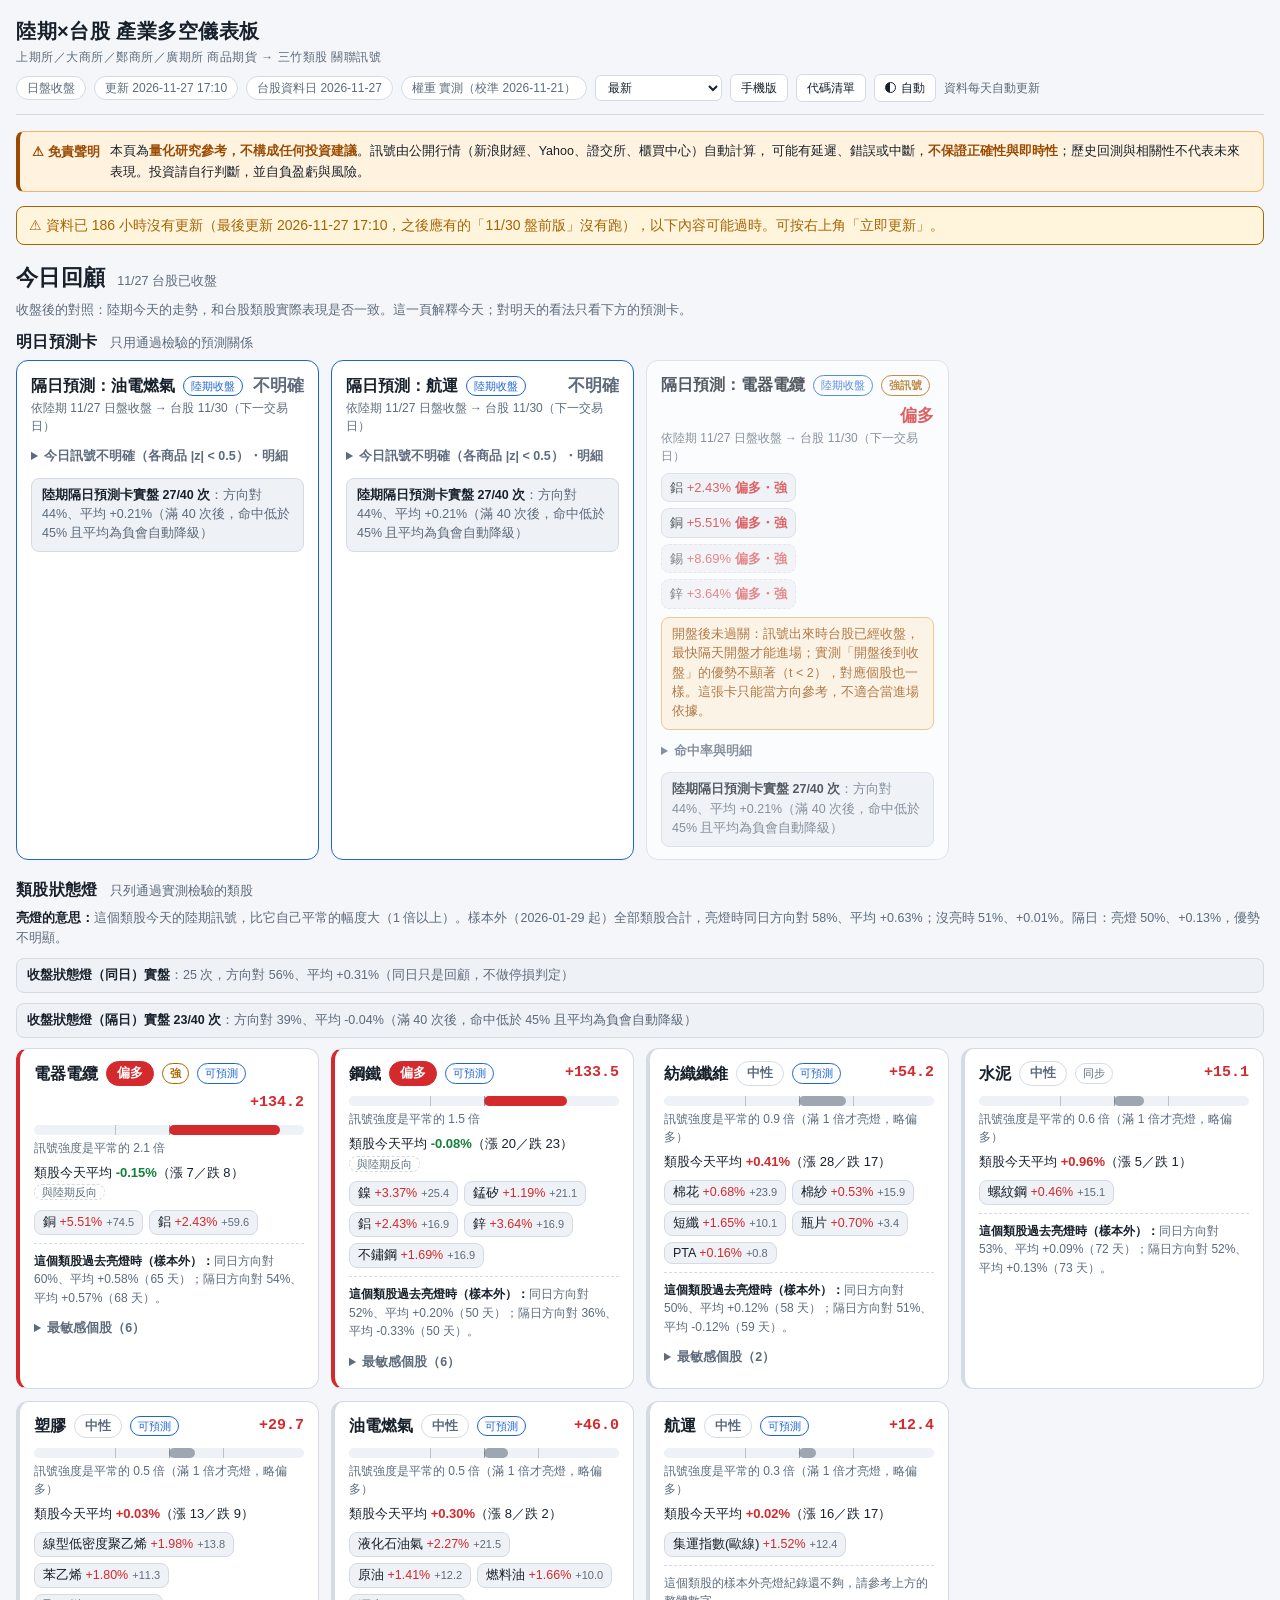
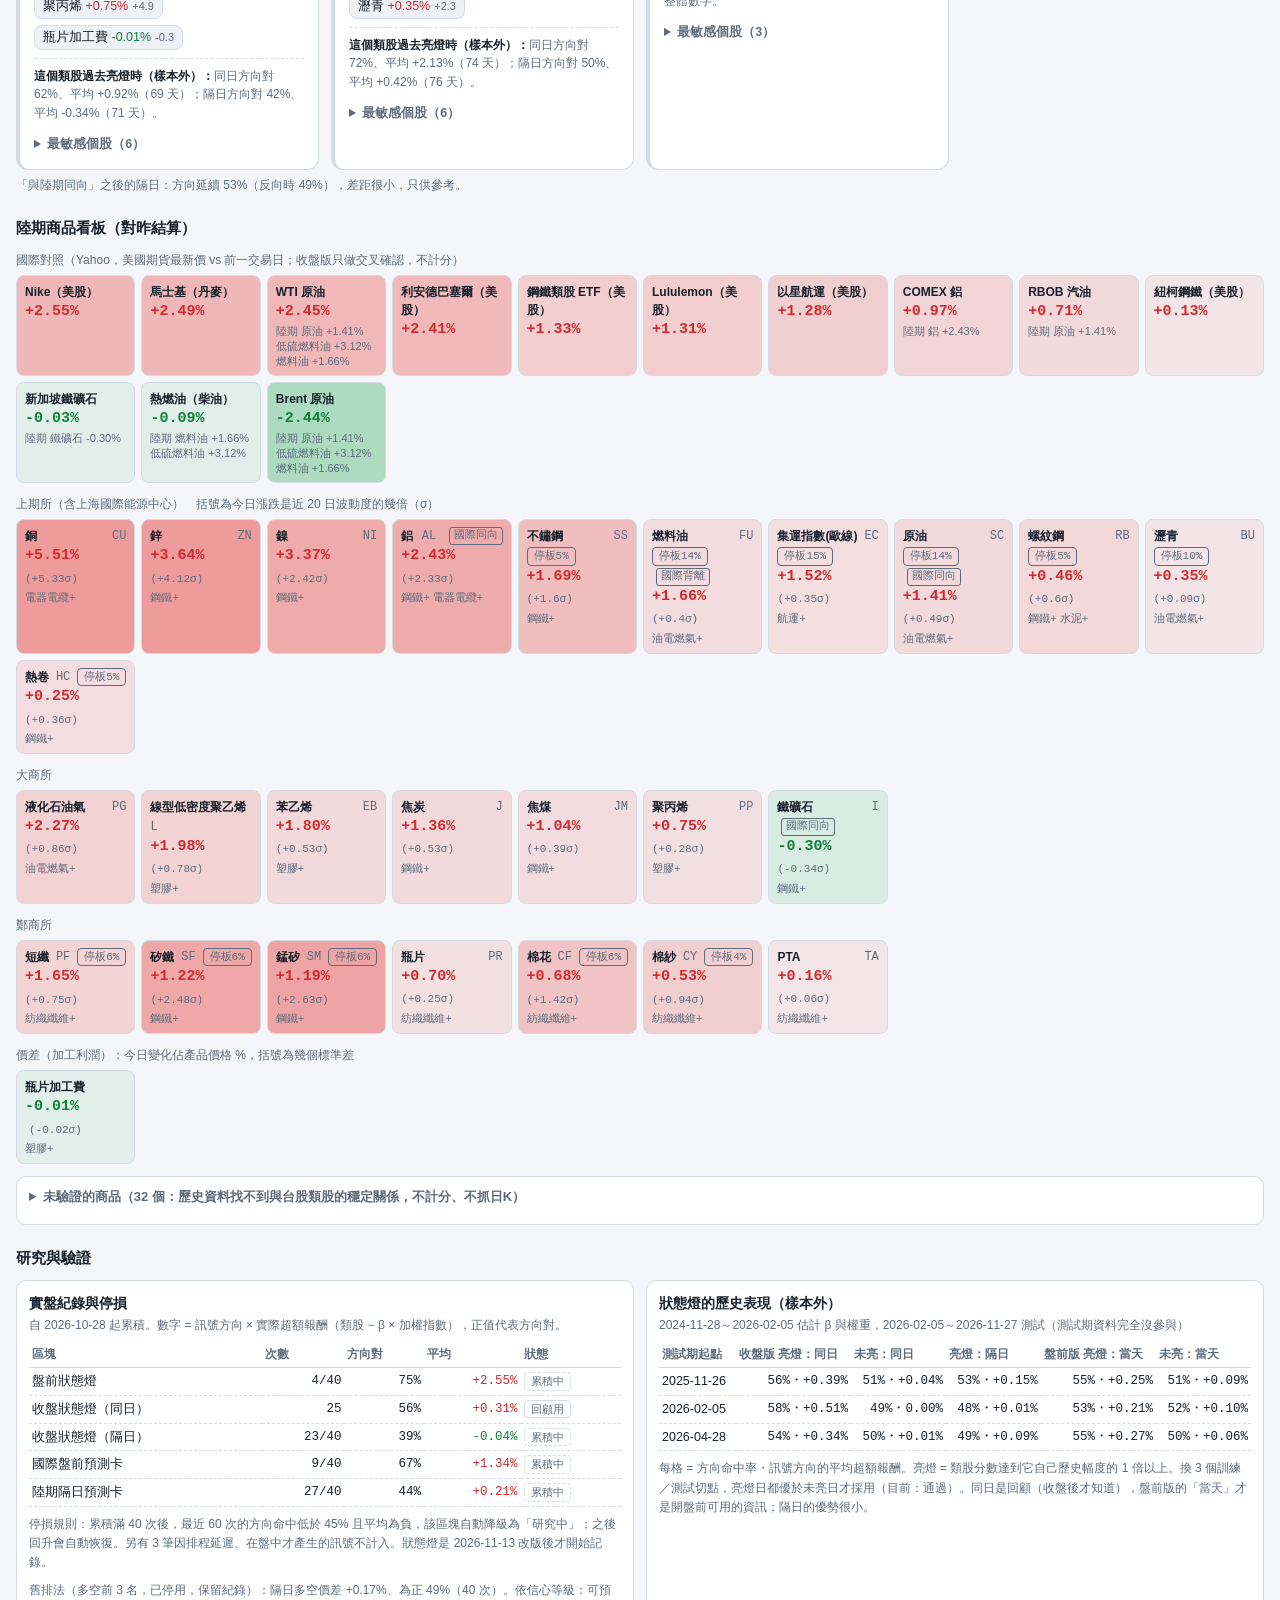
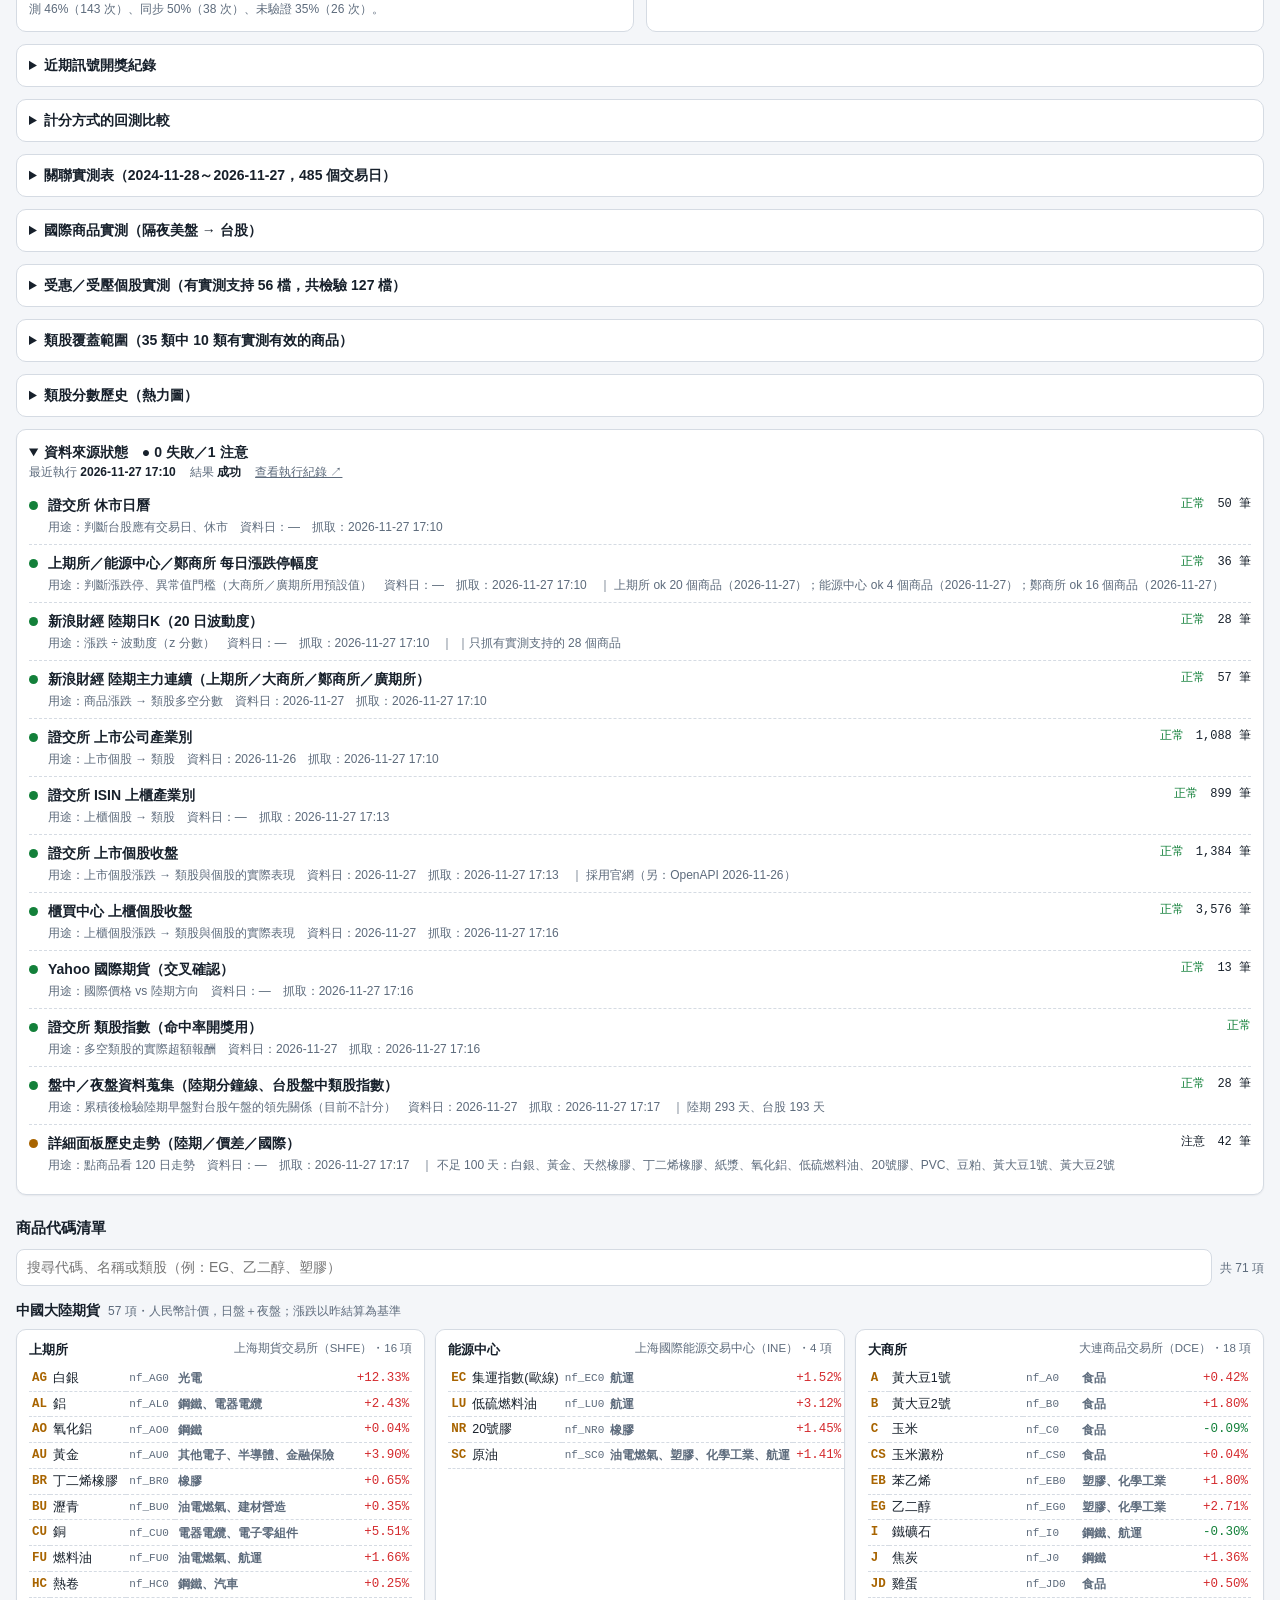
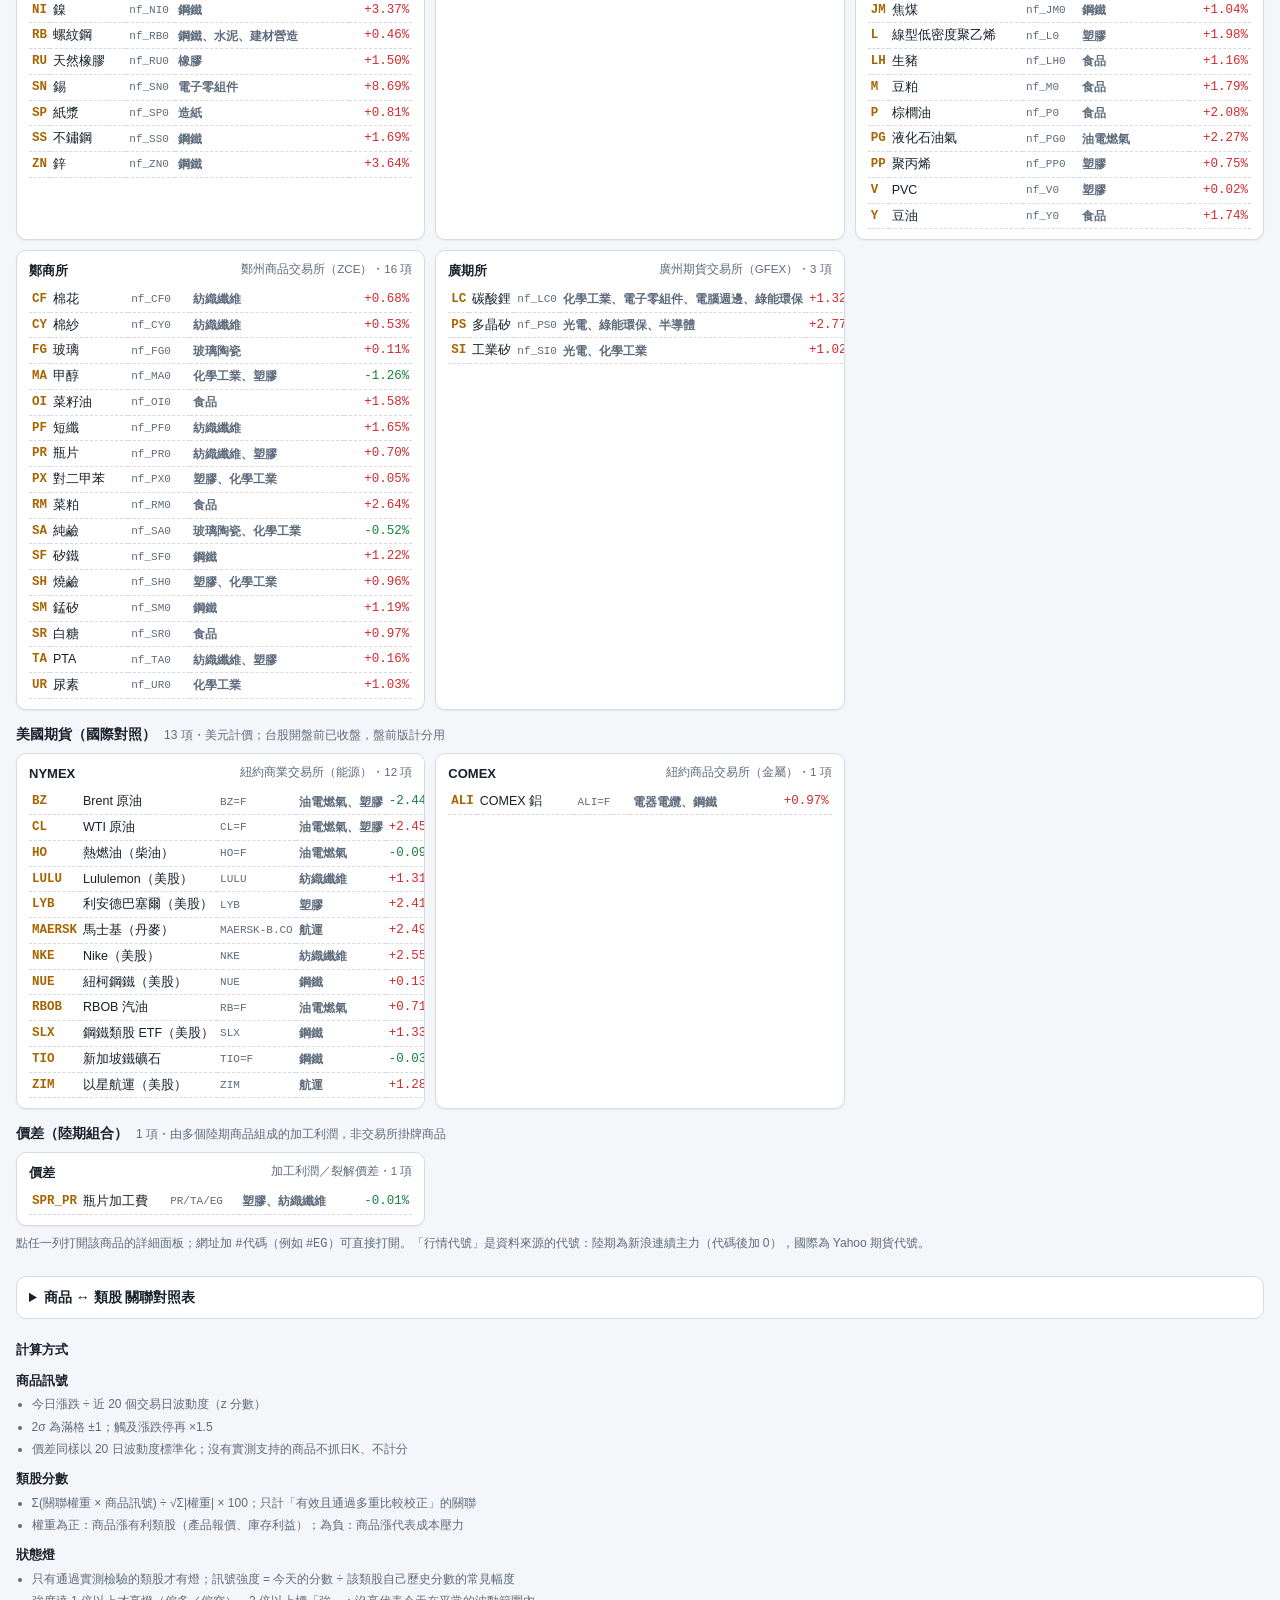
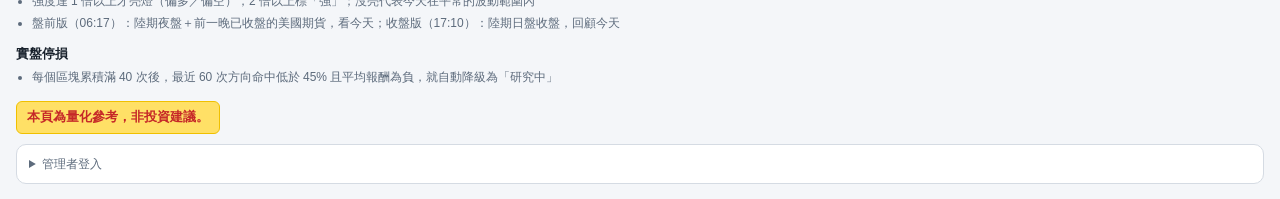
<file: docs/index.html>
<!doctype html>
<html lang="zh-Hant">
<head>
<meta charset="utf-8">
<meta name="viewport" content="width=device-width,initial-scale=1">
<meta http-equiv="Content-Security-Policy" content="default-src 'self'; script-src 'self'; style-src 'self' 'unsafe-inline'; img-src 'self' data:; connect-src 'self' https://cn-tw-dashboard-trigger.maxwei6699.workers.dev; font-src 'self'; object-src 'none'; base-uri 'none'; form-action 'none'">
<meta name="referrer" content="strict-origin-when-cross-origin">
<link rel="manifest" href="manifest.webmanifest">
<link rel="apple-touch-icon" href="icons/apple-180.png">
<link rel="icon" type="image/png" href="icons/icon-192.png">
<meta name="apple-mobile-web-app-capable" content="yes">
<meta name="apple-mobile-web-app-title" content="陸期多空">
<title>陸期×台股 產業多空儀表板</title>
<script src="redirect.js"></script>
<script src="theme.js"></script>
<link rel="stylesheet" href="shared.css">
<style>
:root{
  color-scheme:dark;
  --bg:#0b0f14;--panel:#121821;--panel2:#18202b;--line:#243041;--fg:#e6edf3;--muted:#8b98a8;
  --up:#ff4d4f;--dn:#22c55e;--up-rgb:255,77,79;--dn-rgb:34,197,94;
  --up-bg:rgba(var(--up-rgb),.14);--dn-bg:rgba(var(--dn-rgb),.14);
  --accent:#f5b544;--on-accent:#1a1200;--lag:#60a5fa;--demo-bg:#3a2a05;--tip-bg:#1f2937;
  --cell-off:#3b4656;--overlay:rgba(0,0,0,.6);--shadow:none;
  --warn:#ffb86b;--warn-bg:rgba(255,140,0,.10);--warn-line:rgba(255,160,60,.45);
  --mono:ui-monospace,SFMono-Regular,Menlo,Consolas,monospace;
}
/* 亮色：跟隨系統（未手動選擇時），或手動選「亮」 */
@media (prefers-color-scheme: light){
  :root:not([data-theme="dark"]){
    color-scheme:light;
    --bg:#f4f6f9;--panel:#ffffff;--panel2:#eef1f5;--line:#d5dbe3;--fg:#17202b;--muted:#5d6b7c;
    --up:#d42a2d;--dn:#13803a;--up-rgb:229,57,53;--dn-rgb:22,163,74;
    --accent:#a86400;--on-accent:#ffffff;--lag:#1d64d8;--demo-bg:#fff4dc;--tip-bg:#ffffff;
    --cell-off:#c3cad4;--overlay:rgba(15,23,42,.35);--shadow:0 1px 2px rgba(15,23,42,.06);
    --warn:#9a4a00;--warn-bg:#fff3e0;--warn-line:#f2b46b;
  }
}
:root[data-theme="light"]{
  color-scheme:light;
  --bg:#f4f6f9;--panel:#ffffff;--panel2:#eef1f5;--line:#d5dbe3;--fg:#17202b;--muted:#5d6b7c;
  --up:#d42a2d;--dn:#13803a;--up-rgb:229,57,53;--dn-rgb:22,163,74;
  --accent:#a86400;--on-accent:#ffffff;--lag:#1d64d8;--demo-bg:#fff4dc;--tip-bg:#ffffff;
  --cell-off:#c3cad4;--overlay:rgba(15,23,42,.35);--shadow:0 1px 2px rgba(15,23,42,.06);
  --warn:#9a4a00;--warn-bg:#fff3e0;--warn-line:#f2b46b;
}
*{box-sizing:border-box}
body{margin:0;background:var(--bg);color:var(--fg);font:14px/1.5 -apple-system,"PingFang TC","Noto Sans TC","Microsoft JhengHei",sans-serif}
.wrap{max-width:1280px;margin:0 auto;padding:16px}
header{display:flex;flex-wrap:wrap;gap:8px 16px;align-items:flex-end;justify-content:space-between;border-bottom:1px solid var(--line);padding-bottom:12px;margin-bottom:16px}
h1{font-size:20px;margin:0;letter-spacing:.5px}
h1 small{display:block;color:var(--muted);font-size:12px;font-weight:400;margin-top:2px}
.meta{display:flex;flex-wrap:wrap;gap:8px;align-items:center;color:var(--muted);font-size:12px}
.pill{border:1px solid var(--line);border-radius:999px;padding:2px 10px;background:var(--panel)}
select{background:var(--panel);color:var(--fg);border:1px solid var(--line);border-radius:6px;padding:4px 8px;font:inherit}
.demo{background:var(--demo-bg);border:1px solid var(--accent);color:var(--accent);padding:8px 12px;border-radius:8px;margin-bottom:16px;display:none}
.grid2{display:grid;grid-template-columns:1fr 1fr;gap:16px}
.badge.conf{font-weight:600;white-space:nowrap}.badge.cA{color:var(--lag)}.badge.cB{color:var(--accent)}.badge.c0{color:var(--muted);border-style:dashed}
.pred h4{margin:10px 0 4px;font-size:12px;color:var(--muted);font-weight:600}.pred .vt{width:100%}.pred{overflow-x:auto}
.sens .th-s{font-size:10.5px;color:var(--muted);font-weight:500;text-align:right}.sens .tag{margin-left:3px}
details.day-move>summary{cursor:pointer;font-size:12px;color:var(--muted);margin:6px 0}
#conf .vt{width:100%}
.badge.tier{font-weight:700;white-space:nowrap}.badge.t強{color:var(--up)}.badge.t中{color:var(--accent)}.badge.t弱{color:var(--muted)}

@media(max-width:860px){.grid2{grid-template-columns:1fr}}
.col-h{display:flex;align-items:center;gap:8px;font-size:16px;font-weight:700;margin:0 0 10px}
.col-h .dot{width:10px;height:10px;border-radius:50%}
.bull .dot{background:var(--up)} .bear .dot{background:var(--dn)}
.card{box-shadow:var(--shadow);background:var(--panel);border:1px solid var(--line);border-radius:10px;padding:12px;margin-bottom:12px}
.bull .card{border-left:3px solid var(--up)} .bear .card{border-left:3px solid var(--dn)}
.card-h{display:flex;align-items:baseline;gap:10px;flex-wrap:wrap}
.rank{font-family:var(--mono);color:var(--muted);font-size:12px}
.sec{font-size:18px;font-weight:700}
.score{font-family:var(--mono);font-size:18px;font-weight:700;margin-left:auto}
.badge{font-size:11px;padding:1px 7px;border-radius:4px;border:1px solid currentColor}
.res{color:var(--accent)}
.sub{color:var(--muted);font-size:12px;margin:4px 0 8px}
.chips{display:flex;flex-wrap:wrap;gap:6px;margin-bottom:10px}
.chip{font-size:12px;padding:3px 8px;border-radius:6px;background:var(--panel2);border:1px solid var(--line);cursor:default}
.chip b{font-family:var(--mono)}
.chip.lim{border-color:var(--accent)}
.up{color:var(--up)} .dn{color:var(--dn)} .flat{color:var(--muted)}
.lists{display:grid;grid-template-columns:1fr 1fr;gap:10px}
@media(max-width:420px){.lists{grid-template-columns:1fr}}
.lists h4{margin:0 0 4px;font-size:12px;color:var(--muted);font-weight:600}
table{width:100%;border-collapse:collapse;font-size:12.5px}
td{padding:3px 2px;border-bottom:1px dashed var(--line);white-space:nowrap}
td.n{text-align:right;font-family:var(--mono)}
td.nm{overflow:hidden;text-overflow:ellipsis;max-width:90px}
.empty{color:var(--muted);font-size:13px;padding:8px 0}
section{margin-top:22px}
section>h2{font-size:15px;margin:0 0 10px;color:var(--fg)}
.board{display:grid;grid-template-columns:repeat(auto-fill,minmax(112px,1fr));gap:6px}
.tile{border-radius:8px;padding:7px 8px;border:1px solid var(--line);background:var(--panel)}
.tile{min-width:0}
.tile .t1{font-size:12px;display:flex;flex-wrap:wrap;justify-content:space-between;gap:2px 4px}
.tile .t1 span{color:var(--muted);font-family:var(--mono)}
.tile .t2{font-family:var(--mono);font-size:15px;font-weight:700}
.tile .t3{font-size:11px;color:var(--muted);line-height:1.35;overflow-wrap:anywhere}
.ex-h{font-size:12px;color:var(--muted);margin:12px 0 6px}
.bars{display:grid;grid-template-columns:84px 1fr 52px;gap:4px 8px;align-items:center;font-size:12.5px}
.bar-track{position:relative;height:14px;background:var(--panel2);border-radius:3px}
.bar-track::after{content:"";position:absolute;left:50%;top:0;bottom:0;width:1px;background:var(--line)}
.bars .n{text-align:right;font-family:var(--mono)}
.bar{position:absolute;top:2px;bottom:2px;border-radius:2px}
details{background:var(--panel);border:1px solid var(--line);border-radius:10px;padding:10px 12px}
summary{cursor:pointer;font-weight:600}
.map td{white-space:normal;vertical-align:top;padding:5px 4px}
.map th{text-align:left;font-size:12px;color:var(--muted);font-weight:600;padding:4px;border-bottom:1px solid var(--line)}
.foot{color:var(--muted);font-size:12px;margin-top:20px;line-height:1.7}
.calc h3{font-size:13px;margin:0 0 4px;color:var(--fg)}.calc h4{font-size:12.5px;margin:10px 0 2px;color:var(--fg);font-weight:600}.calc ul{margin:0;padding-left:1.3em}.calc li{margin:2px 0}.calc li::marker{color:var(--muted)}.calc-end{display:inline-block;margin:12px 0 0;padding:4px 10px;border-radius:6px;background:#ffe066;color:#c62828;font-weight:700;font-size:13px;border:1px solid #f0c000}
.btn{background:var(--accent);color:var(--on-accent);border:0;border-radius:6px;padding:5px 12px;font:inherit;font-weight:700;cursor:pointer}
.theme-btn{background:var(--panel);color:var(--fg);border:1px solid var(--line);border-radius:6px;padding:4px 10px;font:inherit;font-size:12px;cursor:pointer;white-space:nowrap}
.theme-btn:hover{border-color:var(--muted)}
.theme-btn .ico{display:inline-block;width:11px;height:11px;border-radius:50%;border:1.5px solid currentColor;margin-right:5px;vertical-align:-1px}
.theme-btn .ico.auto{background:linear-gradient(90deg,currentColor 50%,transparent 50%)}
.theme-btn .ico.dark{background:currentColor}
.btn:disabled{opacity:.55;cursor:wait}
.upd{font-size:12px;color:var(--muted)}
.src-list{list-style:none;margin:0;padding:0}
.src-list li{display:grid;grid-template-columns:auto 1fr auto;gap:2px 10px;padding:8px 0;border-bottom:1px dashed var(--line);align-items:start}
.src-list li:last-child{border-bottom:0}
.sdot{width:9px;height:9px;border-radius:50%;margin-top:6px}
.s-ok{background:var(--dn)} .s-warn{background:var(--accent)} .s-fail{background:var(--up)}
.src-name{font-weight:600}
.src-sub{grid-column:2/4;color:var(--muted);font-size:12px}
.src-sub a{color:var(--muted)}
.src-stat{font-family:var(--mono);font-size:12px;text-align:right;white-space:nowrap}
.src-head{display:flex;flex-wrap:wrap;gap:6px 14px;align-items:center;font-size:12px;color:var(--muted);margin-bottom:6px}
.src-head b{color:var(--fg)}
.vgrid{display:grid;grid-template-columns:repeat(auto-fit,minmax(280px,1fr));gap:12px}
.vcard{background:var(--panel);border:1px solid var(--line);border-radius:10px;padding:12px}
.vcard h3{margin:0 0 2px;font-size:14px}
.vcard .hint{color:var(--muted);font-size:12px;margin:0 0 8px}
.kpis{display:grid;grid-template-columns:repeat(3,1fr);gap:8px}
.kpi{background:var(--panel2);border-radius:8px;padding:8px}
.kpi .k{font-size:11px;color:var(--muted)}
.kpi .v{font-family:var(--mono);font-size:18px;font-weight:700}
.kpi .s{font-size:11px;color:var(--muted);font-family:var(--mono)}
.vt th{text-align:left;font-size:11.5px;color:var(--muted);font-weight:600;padding:4px 3px;border-bottom:1px solid var(--line);white-space:nowrap}
.vt td{padding:4px 3px;white-space:normal;vertical-align:top}
.vt td.n{white-space:nowrap}
.tag{display:inline-block;font-size:11px;padding:0 6px;border-radius:4px;border:1px solid var(--line);white-space:nowrap}
.tag.ok{color:var(--dn);border-color:currentColor} .tag.lag{color:var(--lag);border-color:currentColor}
.tag.rev{color:var(--up);border-color:currentColor} .tag.no{color:var(--muted)} .tag.new{color:var(--accent);border-color:currentColor}
.tag.few{color:var(--muted);border-style:dashed}
.note{color:var(--muted);font-size:12px;line-height:1.6;margin:8px 0 0}
.filters{display:flex;flex-wrap:wrap;gap:6px;margin:6px 0 8px}
.filters button{background:var(--panel2);color:var(--fg);border:1px solid var(--line);border-radius:999px;padding:2px 10px;font:inherit;font-size:12px;cursor:pointer}
.filters button.on{border-color:var(--accent);color:var(--accent)}
.ben{margin:0 0 10px;border-top:1px dashed var(--line);padding-top:8px;overflow-x:auto}
.grid2>div{min-width:0}
@media(max-width:480px){.ben .via{display:none}}
.ben h4{margin:0 0 4px;font-size:12px;color:var(--muted);font-weight:600}
.ben table td{padding:2px 2px}
.ben .via{color:var(--muted);font-size:11.5px}
.mk{font-size:10.5px;padding:0 4px;border-radius:3px;margin-left:4px;border:1px solid currentColor;vertical-align:1px}
.mk.p{color:var(--up)} .mk.c{color:var(--dn)}
.tile .t2 small{font-size:11px;color:var(--muted);font-weight:400;margin-left:2px}
.tile.spr .t2 small{font-size:11px;color:var(--muted);font-weight:400;margin-left:4px}
.lists table td.ch{font-size:11.5px}
.lists{overflow-x:auto}
.xb{font-size:10.5px;margin-left:4px;padding:0 4px;border-radius:3px;border:1px solid currentColor}
.xb.ag{color:var(--muted)} .xb.dv{color:var(--accent)}
.tile.intl .t3{white-space:normal}
.tile .t4{font-size:10.5px;color:var(--muted);letter-spacing:-.2px;white-space:nowrap;overflow:hidden;text-overflow:ellipsis}
.heat-wrap{overflow-x:auto;padding-bottom:4px}
.heat{display:grid;gap:1px;font-size:11.5px;align-items:center}
.heat .hn{position:sticky;left:0;background:var(--panel);padding-right:6px;white-space:nowrap;z-index:1}
.heat .hc{height:14px;min-width:6px;border-radius:1px;background:var(--panel2)}
.heat .hd{font-size:10px;color:var(--muted);font-family:var(--mono);white-space:nowrap;overflow:visible;height:14px}
.legend{display:flex;align-items:center;gap:6px;font-size:11px;color:var(--muted);margin-top:6px;flex-wrap:wrap}
.legend .sw{width:14px;height:10px;border-radius:2px;display:inline-block}
.cov td.lst{min-width:12em}
.cov td:first-child,.cov td:last-child{white-space:nowrap}
.tile,.chip.click{cursor:pointer}
.tile:hover{border-color:var(--muted)}
.modal{position:fixed;inset:0;background:var(--overlay);display:none;align-items:flex-start;justify-content:center;z-index:8;padding:4vh 12px;overflow-y:auto}
.modal.on{display:flex}
.sheet{background:var(--panel);border:1px solid var(--line);border-radius:12px;width:100%;max-width:760px;padding:14px 16px 18px;position:relative}
@media(max-width:480px){.modal{padding:0}.sheet{border-radius:0;min-height:100vh;padding:12px}}
.sheet h3{margin:16px 0 6px;font-size:13px;color:var(--muted);font-weight:600}
.sheet .x{position:absolute;right:10px;top:8px;background:none;border:0;color:var(--muted);font-size:22px;cursor:pointer;line-height:1}
.dh{display:flex;flex-wrap:wrap;align-items:baseline;gap:6px 12px;padding-right:28px}
.dh .nm{font-size:18px;font-weight:700}
.dh .big{font-family:var(--mono);font-size:20px;font-weight:700}
.dstats{display:grid;grid-template-columns:repeat(auto-fit,minmax(110px,1fr));gap:6px;margin-top:10px}
.dstats .kpi .v{font-size:15px}
.chart{width:100%;height:auto;display:block;touch-action:pan-y}
.sheet .vt td:first-child,.sheet .vt td .mk,.sheet .vt td .tag{white-space:nowrap}
.chart text{fill:var(--muted);font-size:10px;font-family:var(--mono)}
.chart-tip{font-family:var(--mono);font-size:12px;color:var(--muted);min-height:18px;margin-top:2px}
.codes-bar{display:flex;flex-wrap:wrap;gap:8px;align-items:center;margin-bottom:10px}
.codes-bar input{flex:1 1 220px;min-width:0;background:var(--panel);color:var(--fg);border:1px solid var(--line);border-radius:8px;padding:7px 10px;font:inherit}
.codes-bar .cnt{color:var(--muted);font-size:12px}
.mkt-h{font-size:14px;font-weight:700;margin:14px 0 8px;display:flex;flex-wrap:wrap;gap:2px 8px;align-items:baseline}
.mkt-h small{color:var(--muted);font-weight:400;font-size:12px}
.ex-grid{display:grid;grid-template-columns:repeat(auto-fill,minmax(330px,1fr));gap:10px}
@media(max-width:400px){.ex-grid{grid-template-columns:1fr}}
.ex-card{background:var(--panel);border:1px solid var(--line);border-radius:10px;padding:10px 12px;min-width:0;box-shadow:var(--shadow)}
.ex-card h4{margin:0 0 6px;font-size:13px;display:flex;justify-content:space-between;gap:8px}
.ex-card h4 span{color:var(--muted);font-weight:400;font-size:11.5px}
.ex-card table td{padding:3px 3px;white-space:nowrap}
.ex-card tr.row{cursor:pointer}
.ex-card tr.row:hover td{background:var(--panel2)}
.ex-card td.cd{font-family:var(--mono);font-weight:700;width:1%}
.ex-card td.cd a{color:var(--accent);text-decoration:none}
.ex-card td.sec{color:var(--muted);font-size:11.5px;line-height:1.4;min-width:90px}
.ex-card td.sym{color:var(--muted);font-family:var(--mono);font-size:11px}
.ex-card{overflow-x:auto}
@media(max-width:480px){.ex-card td.sym{display:none}.ex-card td.sec{max-width:110px}}
.disclaimer{display:flex;gap:10px;align-items:flex-start;background:var(--warn-bg);border:1px solid var(--warn-line);border-left:4px solid var(--warn);color:var(--warn);border-radius:8px;padding:9px 12px;margin:0 0 14px;font-size:12.5px;line-height:1.65}
.disclaimer b{font-size:13px;white-space:nowrap}
@media(max-width:480px){.disclaimer{flex-direction:column;gap:2px}}
.disclaimer span{color:var(--fg)}
.weak-note{background:var(--warn-bg);border:1px solid var(--warn-line);color:var(--warn);border-radius:8px;padding:8px 12px;margin:0 0 12px;font-size:12.5px;line-height:1.6}
.disclaimer em{font-style:normal;color:var(--warn);font-weight:700}
.hidden{display:none !important}
.auto-note{font-size:12px;color:var(--muted);white-space:nowrap}
.admin{margin-top:10px;font-size:12px;color:var(--muted)}
.admin summary{font-weight:400;font-size:12px;color:var(--muted)}
.admin-row{display:flex;flex-wrap:wrap;gap:6px;align-items:center;margin-top:8px}
.admin-row input{background:var(--panel);color:var(--fg);border:1px solid var(--line);border-radius:6px;padding:5px 8px;font:inherit;min-width:0;flex:1 1 200px;max-width:320px}
#tip{position:fixed;white-space:pre-line;pointer-events:none;background:var(--tip-bg);color:var(--fg);box-shadow:0 4px 14px rgba(0,0,0,.18);border:1px solid var(--line);padding:6px 9px;border-radius:6px;font-size:12px;max-width:260px;display:none;z-index:9}
details.unver{margin-top:12px}details.unver>summary{cursor:pointer;color:var(--muted);font-size:13px;margin-bottom:8px}
</style>
</head>
<body>
<div class="wrap">
  <header>
    <h1>陸期×台股 產業多空儀表板<small>上期所／大商所／鄭商所／廣期所 商品期貨 → 三竹類股 關聯訊號</small></h1>
    <div class="meta">
      <span class="pill" id="m-session">—</span>
      <span class="pill" id="m-time">—</span>
      <span class="pill" id="m-tw">—</span>
      <span class="pill" id="m-weights">—</span>
      <select id="hist" aria-label="歷史資料"></select>
      <a class="theme-btn" href="m/" id="to-mobile" style="text-decoration:none">手機版</a>
      <a class="theme-btn" href="#codes" style="text-decoration:none">代碼清單</a>
      <button class="theme-btn" id="theme" type="button" aria-label="切換明暗模式"></button>
      <span class="auto-note" id="auto-note" title="盤前版：週一～五 06:17；收盤版：週一～五 17:10（台北時間）">資料每天自動更新</span>
      <button class="btn hidden" id="refresh">⟳ 立即更新</button>
      <span class="upd" id="upd"></span>
    </div>
  </header>
  <div class="disclaimer" role="note">
    <b>⚠ 免責聲明</b>
    <span>本頁為<em>量化研究參考，不構成任何投資建議</em>。訊號由公開行情（新浪財經、Yahoo、證交所、櫃買中心）自動計算，
    可能有延遲、錯誤或中斷，<em>不保證正確性與即時性</em>；歷史回測與相關性不代表未來表現。投資請自行判斷，並自負盈虧與風險。</span>
  </div>
  <div class="demo" id="mkt-note" style="display:none"></div>
  <div class="demo" id="demo">⚠ 目前顯示的是離線示範資料，並非真實行情。GitHub Actions 首次執行後會自動換成實際數據。</div>

  <section id="home" style="margin-top:0">
    <div id="home-head"></div>
    <div id="pred" class="hidden" style="margin-bottom:18px"></div>
    <div id="lights"><div class="card empty">載入中…</div></div>
  </section>

  <section>
    <h2>陸期商品看板（對昨結算）</h2>
    <div id="board"></div>
  </section>

  <section id="verify">
    <h2>研究與驗證</h2>
    <div class="vgrid">
      <div class="vcard">
        <h3>實盤紀錄與停損</h3>
        <p class="hint" id="tk-hint">—</p>
        <div id="tk-kpis" style="overflow-x:auto"></div>
        <p class="note" id="tk-note"></p>
        <div id="tk-break"></div>
      </div>
      <div class="vcard">
        <h3>狀態燈的歷史表現（樣本外）</h3>
        <p class="hint" id="bt-hint">—</p>
        <div style="overflow-x:auto"><table class="vt" id="bt-lights"></table></div>
        <p class="note" id="bt-lights-note"></p>
      </div>
    </div>
    <details style="margin-top:12px">
      <summary>近期訊號開獎紀錄</summary>
      <div style="overflow-x:auto;margin-top:8px"><table class="vt" id="tk-rows"></table></div>
    </details>
    <details style="margin-top:12px">
      <summary>計分方式的回測比較</summary>
      <div style="overflow-x:auto;margin-top:8px"><table class="vt" id="bt"></table></div>
      <p class="note" id="bt-note"></p>
      <h3 style="margin-top:14px">盤前版（開盤前已知資訊 → 當天台股）</h3>
      <div style="overflow-x:auto"><table class="vt" id="bt-pre"></table></div>
      <p class="note" id="bt-pre-note"></p>
      <details style="margin-top:8px">
        <summary>其他比較（標準化方式、是否含價差）</summary>
        <div style="overflow-x:auto;margin-top:8px"><table class="vt" id="bt-more"></table></div>
      </details>
    </details>
    <details style="margin-top:12px">
      <summary id="cal-summary">關聯實測表</summary>
      <p class="note" id="cal-note"></p>
      <div class="filters" id="cal-filters"></div>
      <div style="overflow-x:auto"><table class="vt" id="cal"></table></div>
    </details>
    <details style="margin-top:12px">
      <summary id="intl-summary">國際商品實測（隔夜美盤 → 台股）</summary>
      <p class="note" id="intl-note"></p>
      <div style="overflow-x:auto"><table class="vt" id="intl"></table></div>
    </details>
    <details style="margin-top:12px">
      <summary id="stk-summary">受惠／受壓個股實測</summary>
      <p class="note" id="stk-note"></p>
      <div class="filters"><button id="stk-toggle" type="button">顯示全部</button></div>
      <div style="overflow-x:auto"><table class="vt" id="stk"></table></div>
    </details>
    <details style="margin-top:12px">
      <summary id="cov-summary">類股覆蓋範圍（哪些類股有陸期／國際商品可對應）</summary>
      <p class="note" id="cov-note"></p>
      <div style="overflow-x:auto"><table class="vt cov" id="cov"></table></div>
    </details>
    <details style="margin-top:12px">
      <summary>類股分數歷史（熱力圖）</summary>
      <div class="card" style="margin-top:8px">
        <div class="filters" id="heat-mode"></div>
        <div class="heat-wrap"><div class="heat" id="heat"></div></div>
        <div class="legend" id="heat-legend"></div>
        <p class="note" id="heat-note"></p>
      </div>
    </details>
    <details class="card" id="src-box" style="margin:12px 0 0">
      <summary><span id="src-summary">資料來源狀態</span></summary>
      <div class="src-head" id="src-head"></div>
      <ul class="src-list" id="src-list"></ul>
    </details>
  </section>

  <section id="codes">
    <h2>商品代碼清單</h2>
    <div class="codes-bar">
      <input id="code-q" type="search" placeholder="搜尋代碼、名稱或類股（例：EG、乙二醇、塑膠）" aria-label="搜尋商品代碼">
      <span class="cnt" id="code-cnt"></span>
    </div>
    <div id="code-list"></div>
    <p class="note">點任一列打開該商品的詳細面板；網址加 <code>#代碼</code>（例如 <code>#EG</code>）可直接打開。「行情代號」是資料來源的代號：陸期為新浪連續主力（代碼後加 0），國際為 Yahoo 期貨代號。</p>
  </section>

  <section>
    <details>
      <summary>商品 ↔ 類股 關聯對照表</summary>
      <div style="overflow-x:auto;margin-top:8px"><table class="map" id="map"></table></div>
    </details>
  </section>

  <div class="foot">
    <div class="calc">
      <h3>計算方式</h3>
      <h4>商品訊號</h4>
      <ul>
        <li>今日漲跌 ÷ 近 20 個交易日波動度（z 分數）</li>
        <li>2σ 為滿格 ±1；觸及漲跌停再 ×1.5</li>
        <li>價差同樣以 20 日波動度標準化；沒有實測支持的商品不抓日K、不計分</li>
      </ul>
      <h4>類股分數</h4>
      <ul>
        <li>Σ(關聯權重 × 商品訊號) ÷ √Σ|權重| × 100；只計「有效且通過多重比較校正」的關聯</li>
        <li>權重為正：商品漲有利類股（產品報價、庫存利益）；為負：商品漲代表成本壓力</li>
      </ul>
      <h4>狀態燈</h4>
      <ul>
        <li>只有通過實測檢驗的類股才有燈；訊號強度 = 今天的分數 ÷ 該類股自己歷史分數的常見幅度</li>
        <li>強度達 1 倍以上才亮燈（偏多／偏空），2 倍以上標「強」；沒亮代表今天在平常的波動範圍內</li>
        <li>盤前版（06:17）：陸期夜盤＋前一晚已收盤的美國期貨，看今天；收盤版（17:10）：陸期日盤收盤，回顧今天</li>
      </ul>
      <h4>實盤停損</h4>
      <ul>
        <li>每個區塊累積滿 40 次後，最近 60 次方向命中低於 45% 且平均報酬為負，就自動降級為「研究中」</li>
      </ul>
      <p class="calc-end">本頁為量化參考，非投資建議。</p>
    </div>
  </div>
  <details class="admin" id="admin">
    <summary>管理者登入</summary>
    <div class="admin-row" id="admin-login">
      <input id="admin-key" type="password" autocomplete="current-password" placeholder="管理密碼" aria-label="管理密碼">
      <button class="theme-btn" id="admin-go" type="button">登入</button>
    </div>
    <div class="admin-row hidden" id="admin-in">
      已登入，這台裝置可以使用「立即更新」。<button class="theme-btn" id="admin-out" type="button">登出</button>
    </div>
    <div id="admin-msg"></div>
  </details>
</div>
<div id="tip"></div>
<div class="modal" id="modal" role="dialog" aria-modal="true" aria-labelledby="d-title">
  <div class="sheet" id="sheet"><button class="x" id="d-close" aria-label="關閉">×</button><div id="d-body"></div></div>
</div>

<script src="config.js"></script>
<script src="shared.js"></script>
<script src="app.js"></script>
</body>
</html>
</file>
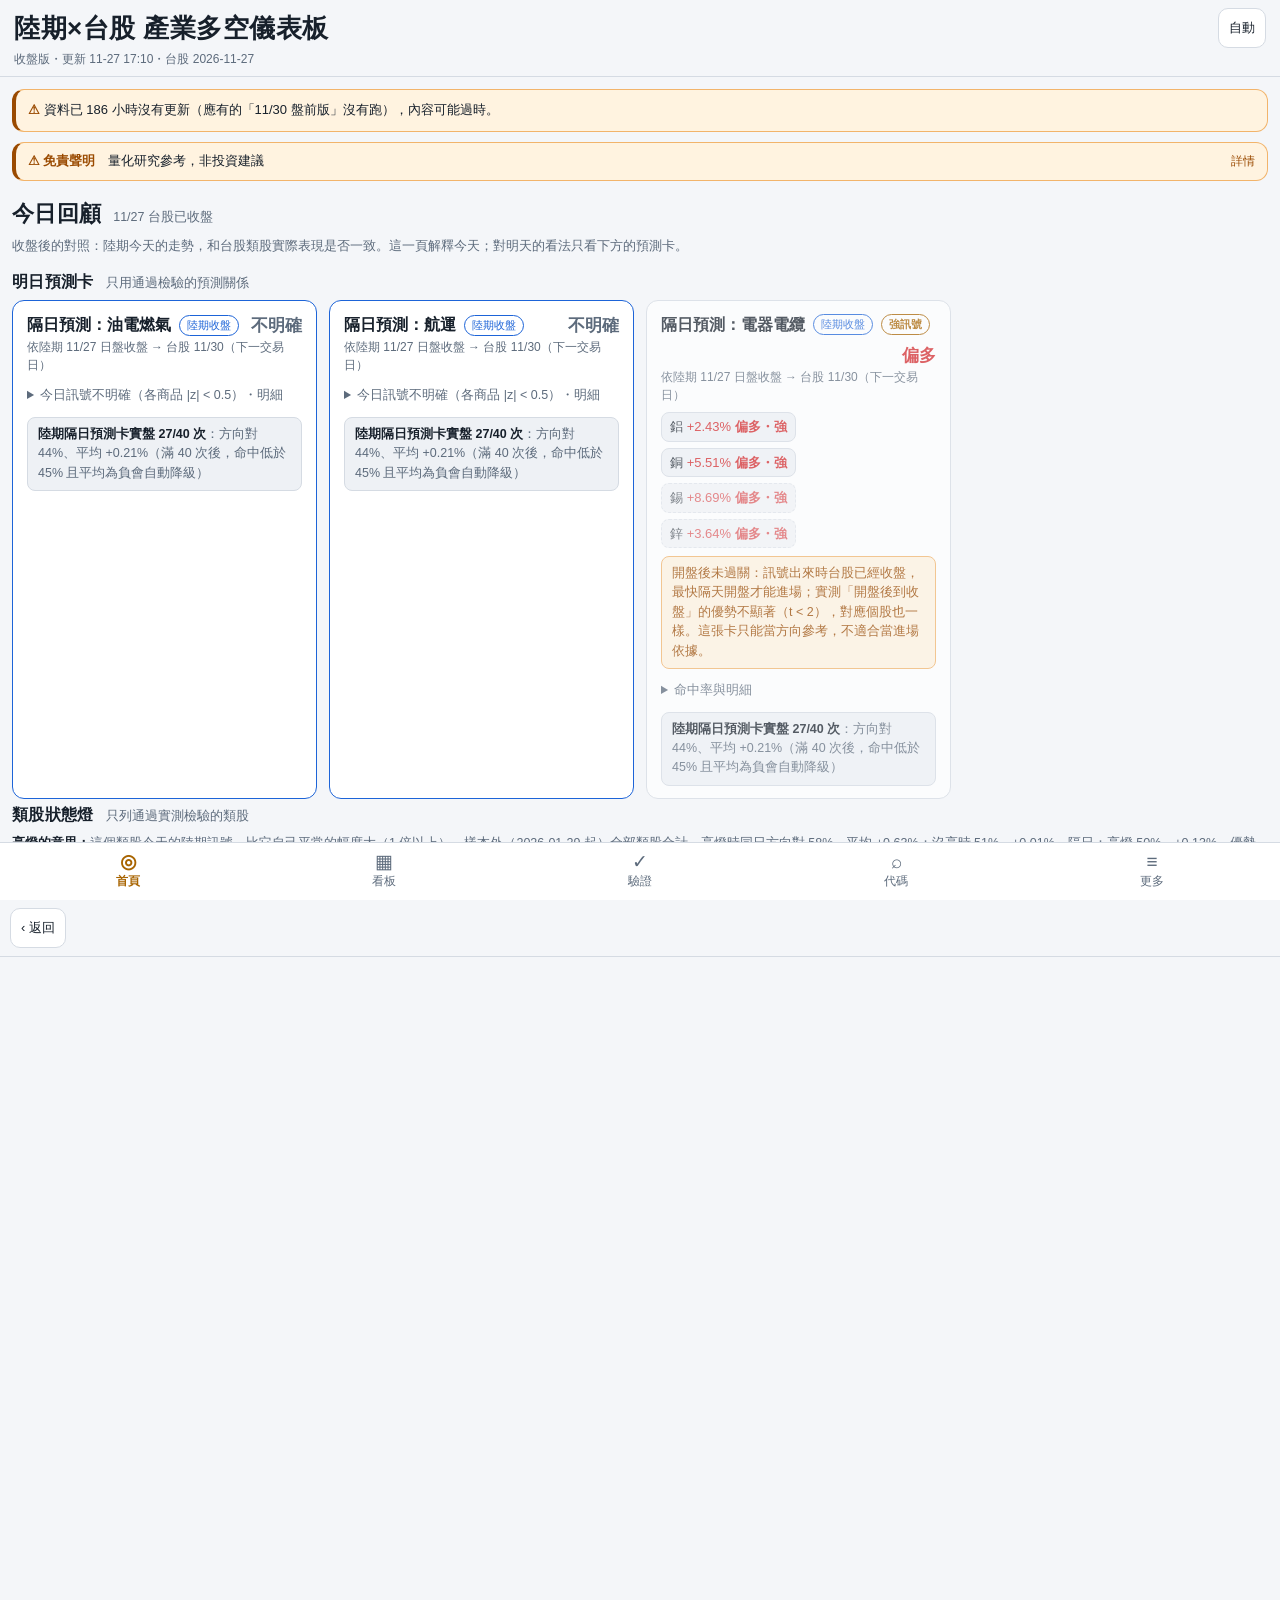
<file: docs/m/index.html>
<!doctype html>
<html lang="zh-Hant">
<head>
<meta charset="utf-8">
<meta name="viewport" content="width=device-width,initial-scale=1,viewport-fit=cover">
<meta http-equiv="Content-Security-Policy" content="default-src 'self'; script-src 'self'; style-src 'self' 'unsafe-inline'; img-src 'self' data:; connect-src 'self' https://cn-tw-dashboard-trigger.maxwei6699.workers.dev; font-src 'self'; object-src 'none'; base-uri 'none'; form-action 'none'">
<meta name="referrer" content="strict-origin-when-cross-origin">
<meta name="theme-color" content="#0b0f14" media="(prefers-color-scheme: dark)">
<meta name="theme-color" content="#f4f6f9" media="(prefers-color-scheme: light)">
<meta name="apple-mobile-web-app-capable" content="yes">
<meta name="mobile-web-app-capable" content="yes">
<meta name="apple-mobile-web-app-title" content="陸期多空">
<meta name="apple-mobile-web-app-status-bar-style" content="black-translucent">
<link rel="manifest" href="../manifest.webmanifest">
<link rel="apple-touch-icon" href="../icons/apple-180.png">
<link rel="icon" type="image/png" href="../icons/icon-192.png">
<title>陸期×台股 產業多空儀表板</title>
<script src="../theme.js"></script>
<link rel="stylesheet" href="../shared.css">
<style>
:root{
  color-scheme:dark;
  --bg:#0b0f14;--panel:#121821;--panel2:#18202b;--line:#243041;--fg:#e6edf3;--muted:#8b98a8;
  --up:#ff4d4f;--dn:#22c55e;--up-rgb:255,77,79;--dn-rgb:34,197,94;
  --accent:#f5b544;--on-accent:#1a1200;--lag:#60a5fa;--cell-off:#3b4656;--overlay:rgba(0,0,0,.55);
  --warn:#ffb86b;--warn-bg:rgba(255,140,0,.10);--warn-line:rgba(255,160,60,.45);
  --mono:ui-monospace,SFMono-Regular,Menlo,Consolas,monospace;
  --nav-h:58px;--safe-b:env(safe-area-inset-bottom,0px);--safe-t:env(safe-area-inset-top,0px);
}
@media (prefers-color-scheme: light){
  :root:not([data-theme="dark"]){
    color-scheme:light;
    --bg:#f4f6f9;--panel:#ffffff;--panel2:#eef1f5;--line:#d5dbe3;--fg:#17202b;--muted:#5d6b7c;
    --up:#d42a2d;--dn:#13803a;--up-rgb:229,57,53;--dn-rgb:22,163,74;
    --accent:#a86400;--on-accent:#ffffff;--lag:#1d64d8;--cell-off:#c3cad4;--overlay:rgba(15,23,42,.35);
    --warn:#9a4a00;--warn-bg:#fff3e0;--warn-line:#f2b46b;
  }
}
:root[data-theme="light"]{
  color-scheme:light;
  --bg:#f4f6f9;--panel:#ffffff;--panel2:#eef1f5;--line:#d5dbe3;--fg:#17202b;--muted:#5d6b7c;
  --up:#d42a2d;--dn:#13803a;--up-rgb:229,57,53;--dn-rgb:22,163,74;
  --accent:#a86400;--on-accent:#ffffff;--lag:#1d64d8;--cell-off:#c3cad4;--overlay:rgba(15,23,42,.35);
  --warn:#9a4a00;--warn-bg:#fff3e0;--warn-line:#f2b46b;
}
*{box-sizing:border-box;-webkit-tap-highlight-color:transparent}
html,body{margin:0;background:var(--bg);color:var(--fg)}
body{font:15px/1.5 -apple-system,"PingFang TC","Noto Sans TC","Microsoft JhengHei",sans-serif;-webkit-text-size-adjust:100%;overscroll-behavior-y:contain}
button,input{font:inherit;color:inherit}
.up{color:var(--up)} .dn{color:var(--dn)} .flat{color:var(--muted)}
.mono{font-family:var(--mono)}
.hidden{display:none !important}

/* 頂部 */
.top{position:sticky;top:0;z-index:5;background:var(--bg);padding:calc(8px + var(--safe-t)) 14px 8px;border-bottom:1px solid var(--line)}
.top-row{display:flex;align-items:center;gap:8px}
.top h1{font-size:clamp(18px,calc((100vw - 100px) / 12.5),26px);font-weight:800;letter-spacing:.5px;line-height:1.25;margin:0;flex:1;white-space:nowrap;overflow:hidden;text-overflow:ellipsis}
.top .meta{font-size:12px;color:var(--muted);margin-top:2px;white-space:nowrap;overflow:hidden;text-overflow:ellipsis}
.icon-btn{min-width:40px;height:40px;border-radius:10px;border:1px solid var(--line);background:var(--panel);display:flex;align-items:center;justify-content:center;padding:0 10px;font-size:13px;cursor:pointer}
.icon-btn:active{transform:scale(.96)}

/* 主內容與分頁 */
main{padding:12px 12px calc(var(--nav-h) + var(--safe-b) + 16px)}
.view{display:none}
.view.on{display:block;animation:fade .15s ease}
@keyframes fade{from{opacity:.4}to{opacity:1}}
h2{font-size:15px;margin:18px 2px 8px}
h2:first-child{margin-top:4px}
.note{color:var(--muted);font-size:12.5px;line-height:1.6;margin:8px 2px}
.calc h3{font-size:14px;margin:0 0 4px;color:var(--fg)}.calc h4{font-size:13px;margin:10px 0 2px;color:var(--fg);font-weight:600}.calc ul{margin:0;padding-left:1.3em}.calc li{margin:2px 0}.calc li::marker{color:var(--muted)}.calc-end{display:inline-block;margin:12px 0 0;padding:4px 10px;border-radius:6px;background:#ffe066;color:#c62828;font-weight:700;font-size:13px;border:1px solid #f0c000}

/* 底部導覽 */
.nav{position:fixed;left:0;right:0;bottom:0;z-index:6;display:grid;grid-template-columns:repeat(5,1fr);background:var(--panel);border-top:1px solid var(--line);padding-bottom:var(--safe-b);height:calc(var(--nav-h) + var(--safe-b))}
.nav button{border:0;background:none;display:flex;flex-direction:column;align-items:center;justify-content:center;gap:2px;font-size:11.5px;color:var(--muted);cursor:pointer;min-height:44px}
.nav button .ic{font-size:19px;line-height:1}
.nav button.on{color:var(--accent);font-weight:700}

/* 區塊 */
.card{background:var(--panel);border:1px solid var(--line);border-radius:14px;padding:12px;margin-bottom:10px}
.banner{border-radius:12px;padding:10px 12px;margin-bottom:10px;font-size:13px;line-height:1.6}
.banner.warn{background:var(--warn-bg);border:1px solid var(--warn-line);border-left:4px solid var(--warn);color:var(--fg)}
.banner.warn b{color:var(--warn)}
.disc{background:var(--warn-bg);border:1px solid var(--warn-line);border-left:4px solid var(--warn);border-radius:12px;margin-bottom:12px;font-size:12.5px}
.disc summary{list-style:none;padding:9px 12px;color:var(--warn);font-weight:700;cursor:pointer;display:flex;justify-content:space-between;gap:8px}
.disc summary::-webkit-details-marker{display:none}
.disc summary span{font-weight:400;color:var(--fg)}
.disc[open] summary::after{content:"收合"}
.disc:not([open]) summary::after{content:"詳情"}
.disc summary::after{font-weight:400;font-size:12px;color:var(--warn);white-space:nowrap}
.disc p{margin:0;padding:0 12px 10px;line-height:1.7;color:var(--fg)}
.disc em{font-style:normal;color:var(--warn);font-weight:700}

/* 分段切換 */
.seg{display:flex;gap:6px;overflow-x:auto;scrollbar-width:none;margin:0 -12px 10px;padding:0 12px}
.seg::-webkit-scrollbar{display:none}
.seg button{flex:0 0 auto;border:1px solid var(--line);background:var(--panel);border-radius:999px;padding:7px 14px;font-size:13.5px;min-height:38px;cursor:pointer;white-space:nowrap}
.seg button.on{border-color:var(--accent);color:var(--accent);font-weight:700}
.seg.full button{flex:1;padding:7px 8px}


/* 高信心／隔日預測 */
.badge.conf{font-weight:600}.badge.cA{color:var(--lag)}.badge.cB{color:var(--accent)}.badge.c0{color:var(--muted);border-style:dashed}
.sc-h .nm{min-width:0}
.pred{border:1px solid var(--lag)}
.badge.tier{font-weight:700}.badge.t強{color:var(--up)}.badge.t中{color:var(--accent)}.badge.t弱{color:var(--muted)}
.pred .ph{display:flex;align-items:center;gap:8px;flex-wrap:wrap}
.pred .ph b{font-size:16px}
.pred .dir{margin-left:auto;font-size:18px;font-weight:800}
.pred .it{display:grid;grid-template-columns:1fr auto;gap:2px 8px;padding:8px 0;border-bottom:1px dashed var(--line);font-size:13px}
.pred .it:last-of-type{border-bottom:0}
.pred .it .k{color:var(--muted);font-size:12px;grid-column:1/-1;line-height:1.5}
.pchips{display:flex;flex-wrap:wrap;gap:6px;margin:2px 0 4px}.pchip{border:1px solid var(--line);background:var(--panel2);border-radius:8px;padding:4px 8px;font-size:13px}.pchip.obs{opacity:.75;border-style:dashed}
.f-note{color:var(--muted);font-size:12px;line-height:1.55;margin:6px 2px 0}
.links-line{color:var(--muted);font-size:12.5px;margin:-4px 0 8px;line-height:1.5}

/* 類股卡片 */
.sc-h{display:flex;align-items:center;gap:8px}
.sc-h .rk{font-family:var(--mono);color:var(--muted);font-size:12px}
.sc-h .nm{font-size:18px;font-weight:700}
.sc-h .scr{margin-left:auto;font-family:var(--mono);font-size:20px;font-weight:700}
.badge{font-size:11px;white-space:nowrap;padding:1px 7px;border-radius:6px;border:1px solid currentColor;color:var(--accent)}
.sub{color:var(--muted);font-size:12.5px;margin:2px 0 8px}
.chips{display:flex;gap:6px;overflow-x:auto;scrollbar-width:none;margin:0 -12px;padding:2px 12px 4px}
.chips::-webkit-scrollbar{display:none}
.chip{flex:0 0 auto;border:1px solid var(--line);background:var(--panel2);border-radius:10px;padding:6px 10px;font-size:13px;cursor:pointer;min-height:40px;text-align:left}
.chip.lim{border-color:var(--accent)}
.chip small{display:block;font-family:var(--mono);font-size:12px}
details.more{border-top:1px dashed var(--line);margin-top:10px}
details.more>summary{list-style:none;padding:10px 0 2px;font-size:13.5px;color:var(--muted);cursor:pointer;display:flex;justify-content:space-between;min-height:40px;align-items:center}
details.more>summary::-webkit-details-marker{display:none}
details.more>summary::after{content:"▾";transition:transform .15s}
details.more[open]>summary::after{transform:rotate(180deg)}

/* 清單列 */
.rows{display:flex;flex-direction:column}
.row{display:flex;align-items:center;gap:10px;padding:10px 2px;border-bottom:1px solid var(--line);min-height:48px;cursor:pointer}
.row:last-child{border-bottom:0}
.row .l{flex:1;min-width:0}
.row .t{font-size:14.5px;line-height:1.4;overflow-wrap:anywhere}
.row .t .cd{font-family:var(--mono);font-size:12px;color:var(--muted);margin-left:4px}
.row .s{font-size:12px;color:var(--muted);line-height:1.45;margin-top:2px;overflow-wrap:anywhere}
.row .vt{display:flex;flex-wrap:wrap;gap:4px;margin-top:4px}.row .vt .tag{margin-left:0}
.row .why{font-size:12px;line-height:1.55;color:var(--fg);white-space:pre-line;margin-top:6px;padding:6px 8px;border-radius:8px;background:var(--panel2,rgba(127,127,127,.08))}
.row.stk{align-items:flex-start}.row.stk .r{padding-top:1px}
.row.tap .t::after{content:'說明';font-size:11px;color:var(--muted);margin-left:6px}.row.tap.open .t::after{content:'收合';}
.row .r{text-align:right;font-family:var(--mono);flex:0 0 auto}
.row .r b{font-size:15.5px;display:block}
.row .r small{font-size:11.5px;color:var(--muted)}
.row.static{cursor:default}
.tag{display:inline-block;font-size:11px;padding:0 6px;border-radius:5px;border:1px solid currentColor;margin-left:4px;vertical-align:1px;white-space:nowrap}
.tag.p{color:var(--up)} .tag.c{color:var(--dn)} .tag.ok{color:var(--dn)} .tag.lag{color:var(--lag)} .tag.rev{color:var(--up)} .tag.no{color:var(--muted)} .tag.new{color:var(--accent)}
.split{display:grid;grid-template-columns:1fr 1fr;gap:10px}
.split h4{margin:6px 0 2px;font-size:12.5px;color:var(--muted);font-weight:600}
.mini{display:flex;justify-content:space-between;gap:6px;font-size:13px;padding:5px 0;border-bottom:1px dashed var(--line)}
.mini:last-child{border-bottom:0}
.mini span:first-child{overflow-wrap:anywhere;min-width:0}
.mini span:last-child{font-family:var(--mono);flex:0 0 auto}

/* 分數長條 */
.bar{display:grid;grid-template-columns:76px 1fr 54px;gap:8px;align-items:center;font-size:13px;padding:5px 0}
.bar .tr{position:relative;height:12px;background:var(--panel2);border-radius:3px}
.bar .tr::after{content:"";position:absolute;left:50%;top:0;bottom:0;width:1px;background:var(--line)}
.bar .tr i{position:absolute;top:2px;bottom:2px;border-radius:2px}
.bar .v{text-align:right;font-family:var(--mono)}

/* KPI */
.kpis{display:grid;grid-template-columns:repeat(3,1fr);gap:8px}
.kpi{background:var(--panel2);border-radius:10px;padding:8px}
.kpi .k{font-size:11.5px;color:var(--muted)}
.kpi .v{font-family:var(--mono);font-size:17px;font-weight:700}
.kpi .s{font-size:11px;color:var(--muted)}
.kpis.two{grid-template-columns:1fr 1fr}

/* 熱力圖 */
.heat-wrap{overflow-x:auto;-webkit-overflow-scrolling:touch;margin:0 -12px;padding:0 12px}
canvas.heat{display:block;touch-action:pan-x pan-y}
.heat-info{font-size:12.5px;color:var(--muted);min-height:20px;margin-top:6px;font-family:var(--mono)}

/* 搜尋 */
.search{position:sticky;top:calc(var(--top-h, 62px));z-index:4;background:var(--bg);padding:2px 0 8px}
.search input{width:100%;background:var(--panel);border:1px solid var(--line);border-radius:12px;padding:10px 12px;font-size:16px}
.grp-h{font-size:13px;color:var(--muted);margin:12px 2px 4px;font-weight:600}

/* 詳細頁（全螢幕） */
.sheet{position:fixed;inset:0;z-index:10;background:var(--bg);overflow-y:auto;-webkit-overflow-scrolling:touch;transform:translateY(100%);transition:transform .22s ease;padding-bottom:calc(20px + var(--safe-b))}
.sheet.on{transform:none}
.sheet .bar-top{position:sticky;top:0;z-index:2;background:var(--bg);display:flex;align-items:center;gap:8px;padding:calc(8px + var(--safe-t)) 10px 8px;border-bottom:1px solid var(--line)}
.sheet .bar-top b{font-size:17px;flex:1;white-space:nowrap;overflow:hidden;text-overflow:ellipsis}
.sheet .body{padding:12px}
.big{font-family:var(--mono);font-size:26px;font-weight:700}
.chart{width:100%;height:auto;display:block;touch-action:pan-y}
.chart text{fill:var(--muted);font-size:10px;font-family:var(--mono)}
.chart-tip{font-family:var(--mono);font-size:12.5px;color:var(--muted);min-height:20px;margin-top:4px}

/* 表單與按鈕 */
.btn{display:block;width:100%;border:0;border-radius:12px;background:var(--accent);color:var(--on-accent);font-weight:700;padding:12px;font-size:15px;cursor:pointer;min-height:46px}
.btn.ghost{background:var(--panel);color:var(--fg);border:1px solid var(--line)}
.btn:disabled{opacity:.55}
.field{width:100%;background:var(--panel);border:1px solid var(--line);border-radius:12px;padding:11px 12px;font-size:16px;margin-bottom:8px}
.src{display:flex;gap:10px;padding:9px 0;border-bottom:1px dashed var(--line);font-size:13px}
.src:last-child{border-bottom:0}
.dot{width:9px;height:9px;border-radius:50%;margin-top:6px;flex:0 0 auto}
.dot.ok{background:var(--dn)} .dot.warn{background:var(--accent)} .dot.fail{background:var(--up)}
.empty{color:var(--muted);font-size:13.5px;padding:14px 2px;text-align:center}
.toast{position:fixed;left:50%;bottom:calc(var(--nav-h) + var(--safe-b) + 14px);transform:translateX(-50%);background:var(--panel);border:1px solid var(--line);border-radius:999px;padding:8px 16px;font-size:13px;z-index:20;box-shadow:0 4px 16px rgba(0,0,0,.25);max-width:90vw;text-align:center}
</style>
</head>
<body>
<header class="top" id="top">
  <div class="top-row">
    <h1>陸期×台股 產業多空儀表板</h1>
    <button class="icon-btn" id="theme" type="button" aria-label="切換明暗模式"></button>
  </div>
  <div class="meta" id="meta">載入中…</div>
</header>

<main>
  <section class="view on" id="v-home" aria-label="首頁">
    <div id="notes"></div>
    <details class="disc">
      <summary><span><b style="color:var(--warn)">⚠ 免責聲明</b>　量化研究參考，非投資建議</span></summary>
      <p>本頁為<em>量化研究參考，不構成任何投資建議</em>。訊號由公開行情（新浪財經、Yahoo、證交所、櫃買中心）自動計算，可能有延遲、錯誤或中斷，<em>不保證正確性與即時性</em>；歷史回測與相關性不代表未來表現。投資請自行判斷，並自負盈虧與風險。</p>
    </details>
    <div id="home-head"></div>
    <div id="pred"></div>
    <div id="lights"><div class="empty">載入中…</div></div>
  </section>

  <section class="view" id="v-board" aria-label="看板">
    <div class="seg" id="ex-seg"></div>
    <div class="seg" id="sort-seg">
      <button class="on" data-sort="chg" type="button">依漲跌</button>
      <button data-sort="z" type="button">依 z 分數</button>
    </div>
    <div class="card"><div class="rows" id="board"></div></div>
    <button class="btn ghost hidden" id="unver-btn" type="button" style="margin-top:10px"></button>
  </section>

  <section class="view" id="v-verify" aria-label="驗證">
    <h2>實盤紀錄與停損</h2>
    <div class="card" id="track"><div class="empty">載入中…</div></div>
    <h2>狀態燈的歷史表現（樣本外）</h2>
    <div class="card" id="bt"><div class="empty">載入中…</div></div>
    <h2>類股分數歷史</h2>
    <div class="card">
      <div class="seg" id="heat-seg">
        <button class="on" data-m="s" type="button">陸期分數</button>
        <button data-m="a" type="button">實際報酬</button>
        <button data-m="x" type="button">方向一致</button>
      </div>
      <div class="heat-wrap"><canvas class="heat" id="heat"></canvas></div>
      <div class="heat-info" id="heat-info">點格子看當天數字</div>
      <p class="note" id="heat-note"></p>
    </div>
    <h2>近期訊號開獎</h2>
    <div class="card"><div class="rows" id="tk-rows"></div></div>
  </section>

  <section class="view" id="v-codes" aria-label="代碼">
    <div class="search"><input id="q" type="search" placeholder="搜尋代碼、名稱或類股" aria-label="搜尋商品"></div>
    <div id="codes"></div>
  </section>

  <section class="view" id="v-more" aria-label="更多">
    <h2>加到主畫面</h2>
    <div class="card">
      <button class="btn hidden" id="install" type="button">安裝到主畫面</button>
      <p class="note" id="install-note">iPhone：用 Safari 打開本頁 → 分享 → 「加入主畫面」。Android：Chrome 選單 →「安裝應用程式」或「加到主畫面」。安裝後像 App 一樣全螢幕開啟，沒網路時也能看上一次的資料。</p>
    </div>
    <h2>顯示</h2>
    <div class="seg full" id="theme-seg">
      <button data-t="" type="button">自動</button>
      <button data-t="light" type="button">亮色</button>
      <button data-t="dark" type="button">暗色</button>
    </div>
    <h2>更新</h2>
    <div class="card">
      <div id="auto-txt" class="note" style="margin-top:0">資料每天自動更新：週一～五 06:17（盤前版）、17:10（收盤版）。</div>
      <div id="admin-box">
        <div id="admin-login">
          <input class="field" id="admin-key" type="password" autocomplete="current-password" placeholder="管理密碼（管理者用）" aria-label="管理密碼">
          <button class="btn ghost" id="admin-go" type="button">管理者登入</button>
        </div>
        <div id="admin-in" class="hidden">
          <button class="btn" id="refresh" type="button">⟳ 立即更新</button>
          <div class="note" id="upd"></div>
          <button class="btn ghost" id="admin-out" type="button">登出管理者</button>
        </div>
        <div class="note" id="admin-msg"></div>
      </div>
    </div>
    <h2 id="src-h">資料來源狀態</h2>
    <div class="card" id="srcs"><div class="empty">載入中…</div></div>
    <h2>其他</h2>
    <div class="card">
      <button class="btn ghost" id="to-desktop" type="button">切換到電腦版</button>
      <div class="note">
        <div class="calc">
          <h3>計算方式</h3>
          <h4>商品訊號</h4>
          <ul>
            <li>今日漲跌 ÷ 近 20 個交易日波動度（z 分數）</li>
            <li>2σ 為滿格 ±1；觸及漲跌停再 ×1.5</li>
            <li>抓不到日K時，改用 漲跌 ÷ 漲跌停幅度</li>
            <li>價差同樣以 20 日波動度標準化</li>
          </ul>
          <h4>類股分數</h4>
          <ul>
            <li>Σ(關聯權重 × 商品訊號) ÷ √Σ|權重| × 100；只計「有效且通過多重比較校正」的關聯</li>
            <li>權重為正：商品漲有利類股；為負：商品漲代表成本壓力</li>
          </ul>
          <h4>狀態燈</h4>
          <ul>
            <li>只有通過實測檢驗的類股才有燈；訊號強度 = 今天的分數 ÷ 該類股自己歷史分數的常見幅度</li>
            <li>強度達 1 倍以上才亮燈（偏多／偏空），2 倍以上標「強」</li>
            <li>盤前版（06:17）：陸期夜盤＋前一晚美國期貨，看今天；收盤版（17:10）：回顧今天</li>
          </ul>
          <h4>實盤停損</h4>
          <ul>
            <li>每個區塊滿 40 次後，最近 60 次方向命中低於 45% 且平均為負，就自動降級為「研究中」</li>
          </ul>
          <p class="calc-end">本頁為量化參考，非投資建議。</p>
        </div>
      </div>
    </div>
  </section>
</main>

<nav class="nav" id="nav" aria-label="主選單">
  <button class="on" data-v="home" type="button"><span class="ic">◎</span>首頁</button>
  <button data-v="board" type="button"><span class="ic">▦</span>看板</button>
  <button data-v="verify" type="button"><span class="ic">✓</span>驗證</button>
  <button data-v="codes" type="button"><span class="ic">⌕</span>代碼</button>
  <button data-v="more" type="button"><span class="ic">≡</span>更多</button>
</nav>

<div class="sheet" id="sheet" role="dialog" aria-modal="true" aria-labelledby="d-title">
  <div class="bar-top">
    <button class="icon-btn" id="d-back" type="button" aria-label="返回">‹ 返回</button>
    <b id="d-title"></b>
  </div>
  <div class="body" id="d-body"></div>
</div>

<script src="../config.js"></script>
<script src="../shared.js"></script>
<script src="m.js"></script>
</body>
</html>
</file>
<file: docs/shared.css>
/* 電腦版與手機版共用的元件樣式（狀態燈、預測卡、實盤停損提示）。顏色變數由各頁面定義。 */
.u-head{display:flex;flex-wrap:wrap;align-items:baseline;gap:6px 12px;margin:0 0 6px}
.u-head h2{margin:0;font-size:16px;font-weight:700;letter-spacing:.3px;border:0;padding:0}
.u-head.u-top h2{font-size:22px;font-weight:800}
.u-head .u-when{color:var(--muted);font-size:12.5px}
.u-lead{color:var(--muted);font-size:12.5px;line-height:1.6;margin:0 0 10px}
.u-lead b{color:var(--fg);font-weight:600}

.u-gate{font-size:12.5px;line-height:1.55;border-radius:8px;padding:7px 10px;margin:0 0 10px;border:1px solid var(--line);color:var(--muted);background:var(--panel2)}
.u-gate.demoted{background:var(--warn-bg);border-color:var(--warn-line);color:var(--warn)}
.u-gate b{color:var(--fg)}
.u-gate.demoted b{color:var(--warn)}

.u-grid{display:grid;grid-template-columns:repeat(auto-fill,minmax(290px,1fr));gap:12px}
.u-light{background:var(--panel);border:1px solid var(--line);border-left:4px solid var(--line);border-radius:12px;padding:12px 14px;min-width:0}
.u-light.s-up{border-left-color:var(--up)}
.u-light.s-dn{border-left-color:var(--dn)}
.u-light.dim{opacity:.72}
.u-lh{display:flex;align-items:center;gap:6px 8px;flex-wrap:wrap}
.u-name{font-size:16px;font-weight:700}
.u-state{font-size:12.5px;font-weight:700;border-radius:999px;padding:2px 10px;border:1px solid var(--line);color:var(--muted);white-space:nowrap}
.u-state.up{color:#fff;background:var(--up);border-color:var(--up)}
.u-state.dn{color:#fff;background:var(--dn);border-color:var(--dn)}
.u-pill{font-size:11px;border:1px solid var(--line);border-radius:999px;padding:1px 7px;color:var(--muted);white-space:nowrap}
.u-pill.a{color:var(--lag);border-color:var(--lag)}
.u-pill.strong{color:var(--accent);border-color:var(--accent);font-weight:700}
.u-pill.warn{color:var(--warn);border-color:var(--warn-line)}
.u-pill.ok{color:var(--dn);border-color:var(--dn)}
.u-pill.no{color:var(--muted);border-style:dashed}
.u-score{margin-left:auto;font-family:var(--mono);font-size:15px;font-weight:700}

.u-meter{position:relative;height:10px;border-radius:5px;background:var(--panel2);margin:10px 0 4px;overflow:hidden}
.u-meter i{position:absolute;top:0;bottom:0;border-radius:5px}
.u-meter .mid{left:50%;width:1px;background:var(--muted);opacity:.6;border-radius:0}
.u-meter .th{width:1px;background:var(--muted);opacity:.35;border-radius:0}
.u-sub{font-size:12px;color:var(--muted);line-height:1.5}
.u-actual{font-size:13px;margin-top:6px;line-height:1.5}
.u-drv{display:flex;flex-wrap:wrap;gap:6px;margin-top:8px}
.u-chip{border:1px solid var(--line);background:var(--panel2);border-radius:8px;padding:3px 8px;font-size:12.5px;cursor:pointer;color:var(--fg);font-family:inherit}
.u-chip small{color:var(--muted);font-size:11px;margin-left:4px}
.u-ev{font-size:12px;color:var(--muted);line-height:1.55;margin-top:8px;padding-top:8px;border-top:1px dashed var(--line)}
.u-ev b{color:var(--fg);font-weight:600}
.u-more{margin-top:8px;border:0;background:none;padding:0;border-radius:0}
.u-more>summary{cursor:pointer;font-size:12.5px;color:var(--muted);padding:4px 0}
.u-row{display:flex;gap:10px;align-items:flex-start;padding:7px 0;border-bottom:1px dashed var(--line);font-size:13px}
.u-row:last-child{border-bottom:0}
.u-row .l{flex:1;min-width:0}
.u-row .t{font-weight:600;line-height:1.4;overflow-wrap:anywhere}
.u-row .t span{color:var(--muted);font-weight:400;font-size:12px;margin-left:5px}
.u-row .s{font-size:12px;color:var(--muted);line-height:1.5;overflow-wrap:anywhere}
.u-row .r{text-align:right;font-family:var(--mono);font-weight:700;white-space:nowrap}
.u-row .r small{display:block;font-family:inherit;font-weight:400;color:var(--muted);font-size:11px}
.u-tags{display:flex;flex-wrap:wrap;gap:4px;margin-top:3px}
.u-empty{color:var(--muted);font-size:12.5px;padding:6px 0}

.u-pred{background:var(--panel);border:1px solid var(--lag);border-radius:12px;padding:12px 14px;min-width:0}
.u-pred.dim{opacity:.72;border-color:var(--line)}
.u-pred .u-dir{margin-left:auto;font-size:17px;font-weight:800}
.u-items{display:flex;flex-wrap:wrap;gap:6px;margin:8px 0 2px}
.u-item{border:1px solid var(--line);background:var(--panel2);border-radius:8px;padding:4px 8px;font-size:13px}
.u-item.obs{opacity:.75;border-style:dashed}
.u-note{color:var(--muted);font-size:12px;line-height:1.55;margin:6px 0 0}
.up{color:var(--up)}.dn{color:var(--dn)}.flat{color:var(--muted)}
.u-others{margin-top:12px;border:0;background:none;padding:0}
.u-pred .u-gate,.u-light .u-gate{margin:8px 0 0}
.u-others>summary{cursor:pointer;color:var(--muted);font-size:13px}
</file>
